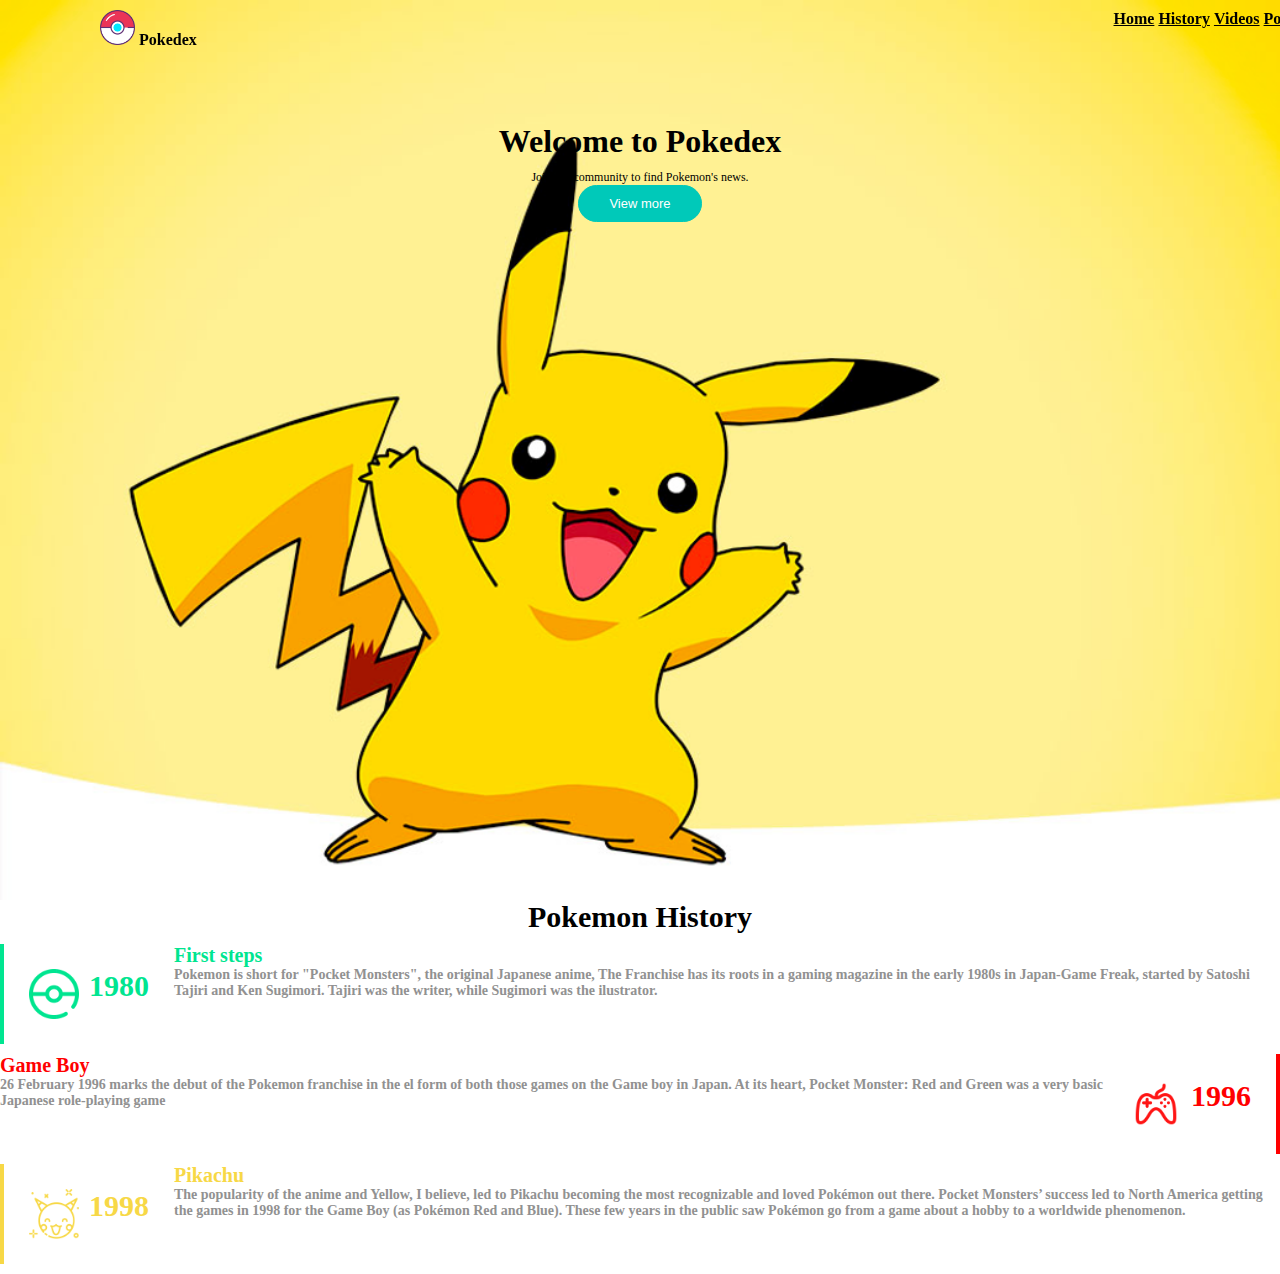
<file: index.html>
<!DOCTYPE html>
<html lang="en">
<head>
  <meta charset="UTF-8">
  <meta name="viewport" content="width=device-width, initial-scale=1.0">
  <title>Final Test</title>
  <link href="https://cdn.jsdelivr.net/npm/bootstrap@5.0.2/dist/css/bootstrap.min.css" rel="stylesheet" integrity="sha384-EVSTQN3/azprG1Anm3QDgpJLIm9Nao0Yz1ztcQTwFspd3yD65VohhpuuCOmLASjC" crossorigin="anonymous">
  <link rel="stylesheet" href="styles.css">
</head>
<body>
  <section class="home" id="home">
    <nav class="nav_desktop">
      <li><img src="assets/pokeball-icon2.png" alt="" width="35px" height="35px"> Pokedex</li>
      <div class="">
        <a href="#home" class="nav-link">Home</a>
        <a href="#history" class="nav-link">History</a>
        <a href="" class="nav-link">Videos</a>
        <a href="pokedex.html" class="nav-link">Pokedex</a>
        <a href="favs.html" class="nav-link">My favs</a>
      </div>
    </nav>
    <header class="header hidden">
      <nav class="navbar">
        <li><img src="assets/pokeball-icon2.png" alt="" width="35px" height="35px"> Pokedex</li>
        <label class="hamburguerMenu" for="hamburguer_menu">
          <svg xmlns="http://www.w3.org/2000/svg" width="35" class="li_icon" height="35" fill="currentColor" class="bi bi-justify" viewBox="0 0 16 16">
            <path fill-rule="evenodd" d="M2 12.5a.5.5 0 0 1 .5-.5h11a.5.5 0 0 1 0 1h-11a.5.5 0 0 1-.5-.5m0-3a.5.5 0 0 1 .5-.5h11a.5.5 0 0 1 0 1h-11a.5.5 0 0 1-.5-.5m0-3a.5.5 0 0 1 .5-.5h11a.5.5 0 0 1 0 1h-11a.5.5 0 0 1-.5-.5m0-3a.5.5 0 0 1 .5-.5h11a.5.5 0 0 1 0 1h-11a.5.5 0 0 1-.5-.5"/>
          </svg>
        </label>
        <input type="checkbox" class="hidden" id="hamburguer_menu">
        <ul class="ul_links">
          <li class="li_links">
            <a href="index.html" class="links">Home</a>
          </li>
          <li class="li_links">
            <a href="index.html#history" class="links">History</a>
          </li>
          <li class="li_links">
            <a href="" class="links">Videos</a>
          </li>
          <li class="li_links">
            <a href="pokedex.html" class="links">Pokedex</a>
          </li>
          <li class="li_links">
            <a href="#" class="links">My favs</a>
          </li>
        </ul>
      </nav>
    </header>
    <div class="row">
      <div class="col-6"></div>
      <div class="welcome col-6">
        <h1>Welcome to Pokedex</h1>
        <p>Join our community to find Pokemon's news.</p>
        <button>View more</button>
      </div>
    </div>
  </section>
  <section id="history" class="container history">
    <h2>Pokemon History</h2>
    <div class="firstSteps">
      <div class="imgDate">
        <img src="assets/pokebola.png" alt="" width="50px" height="50px">
        <p>1980</p>
      </div>
      <div class="titleDesc">
        <h3>First steps</h3>
        <p>Pokemon is short for "Pocket Monsters", the original Japanese anime, The Franchise has its roots in a gaming magazine in the early 1980s in Japan-Game Freak, started by Satoshi Tajiri
          and Ken Sugimori. Tajiri was the writer, while Sugimori was the ilustrator.</p>
      </div>
    </div>
    <div class="gameboy">
      <div class="titleDesc">
        <h3>Game Boy</h3>
        <p>26 February 1996 marks the debut of the Pokemon franchise in the el  form of both those games on the Game boy in Japan. At its heart, Pocket Monster: Red and Green was a very basic
          Japanese role-playing game</p>
      </div>
      <div class="imgDate">
        <img src="assets/joystick.png" alt="" width="50px" height="50px">
        <p>1996</p>
      </div>
    </div>
    <div class="pikachu">
      <div class="imgDate">
        <img src="assets/pikachu.png" alt="" width="50px" height="50px">
        <p>1998</p>
      </div>
      <div class="titleDesc">
        <h3>Pikachu</h3>
        <p>The popularity of the anime and Yellow, I believe, led to Pikachu becoming the most recognizable and loved Pokémon out there. Pocket Monsters’ success led to North America 
          getting the games in 1998 for the Game Boy (as Pokémon Red and Blue). These few years in the public saw Pokémon go from a game about a hobby to a worldwide phenomenon.</p>
      </div>
    </div>
  </section>
  <script src="header.js"></script>
</body>
</html>
</file>
<file: styles.css>
*{  
  margin:0px;
  padding: 0px;
}

:root {
  --altura_header: 60px;
  --padding_left_right: 2rem;
  --ancho_maximo: 1200px;
}

body {
  overflow-x: hidden;
  width: 100%;
}
.home {
  background-image: url(assets/pikachu_background.png);
  background-repeat: no-repeat;
  background-size: cover;
  height: 100vh;
}

.nav_desktop {
  --ease: all 300ms ease;
  display: flex;
  justify-content: space-between;
  padding: 10px 100px;
  font-weight: bold;
  position: sticky;
  top: 0;
  width: 100%;
  list-style: none;
  transition: var(--ease);
}

.nav-link {
  display: inline-block;
  align-content: center;
  color: black;
}

.welcome {
  text-align: center;
  padding-top: 5%;
}

.nav_desktop p {
  font-size: 20px;
}

.welcome h1 {
  font-weight: bold;
}

.welcome p {
  padding-top: 10px;
  font-size: 12px;
}

.welcome button { 
  color: white;
  border-radius: 50px;
  padding: 10px 30px;
  border: 1px solid #00c9b9;
  background-color: #00c9b9;
  font-size: 13px;
}

.history h2{
  text-align: center;
  font-weight: bold;
  font-size: 30px
}

.firstSteps {
  border-left: 4px solid #00e590;
  display: flex;
  margin: 10px 0px;
}

.imgDate {
  display: flex;
  padding: 25px;
  gap: 10px;
}

.imgDate p{
  color: #00e590;
  font-size: 30px;
  font-weight: bold;
}

.titleDesc h3 {
  color: #00e590;
  font-size: 20px;
  font-weight: bold;

}

.titleDesc p { 
  font-weight: bold;
  color: #919191;
  font-size: 14px;
}

.gameboy {
  border-right: 4px solid red;
  display: flex;
  margin: 10px 0px;
}

.imgDate {
  display: flex;
  padding: 25px;
  gap: 10px;
}

.gameboy .imgDate p{
  color: red;
}

.gameboy .titleDesc h3 {
  color: red;
}

.pikachu {
  border-left: 4px solid #f7d846;
  display: flex;
  margin: 10px 0px;
}

.pikachu .imgDate p{
  color: #f7d846;
}

.pikachu .titleDesc h3 {
  color: #f7d846;
}

.scroll {
  background-color: #fff;
  box-shadow: 2px 2px 2px 1px rgba(0, 0, 0, 0.2);
}

.pokedex h1 {
  text-align: center;
  font-weight: bold;
}

.favs h1 {
  text-align: center;
  font-weight: bold;
}

.search {
  display: flex;
  justify-content: center;
  margin-bottom: 60px;
  gap: 10px;
}

.search input {
  border-radius: 15px;
  width: 40%;
  padding: 0px 10px;
}

.search button {
  padding: 7px 40px;
  color: white;
  background-color: #00c9b9;
  border-radius: 30px;
  border: 1px solid #00c9b9
}

/* --------------------------- */

.cards {
  display: flex;
  justify-content: center;
  flex-flow: row wrap;
  align-content: center;
  margin: 0px 50px;

}
.cardContent {
  border: 1px solid rgba(201,195,201,0.5);
  border-radius: 20px;
  padding: 10px 30px;
  box-shadow: 10px 10px 7px -1px rgba(201,195,201,0.9);
  display: flex;
  flex-direction: column;
  align-items: center;
  flex: 0 0 auto;
  width: 20%;
  margin: 25px;
}

.cardContent img {
  border-radius: 100px;
  border: 1px solid #b9dadb;
  background-color: #b9dadb;
  margin-bottom: 20px;
  
}

.cardContent h3 {
  font-size: 17px;
  font-weight: bold;
}

.cardContent p {
  font-size: 13px;
  font-weight: bold;
  margin-bottom: 15px;

}

.addFavBtn {
  border-radius: 20px;
  border: 1px solid #00c9b9;
  background-color: #00c9b9;
  color: white;
  padding: 10px 35px;
  font-size: 12px;
  font-weight: bold;
}

.hidden {
  display: none;
}

.removeFavBtn {
  background-color: white;
  color: #00c9b9;
  border-radius: 20px;
  border: 2px solid #00c9b9;
  padding: 10px 35px;
  font-size: 12px;
  font-weight: bold;
}

@media (max-width: 1000px) {
  .home {
    background-color: #fff;
    background-image: none;
    height: 25vh;
    margin-bottom: 20px;
  }
  .welcome {
    width: 100%;
  }

  .nav_desktop { 
    display: none;
  }
  .li_icon {
    cursor: pointer;
  }
  .cardContent {
    width: 80%;
    margin: 10px;
    height: auto;
  }
  .search {
    display: flex;
    flex-direction: column;
    flex-wrap: wrap;
    align-content: center;
    margin-bottom: 30px;
  }
  .search input {
    width: 60%;
    height: 4vh;
    border-radius: 50px;
  }
  .search button {
    align-self: center;
    text-align: center;
  }
  .header { 
    height: var(--altura_header);
    display: block;
    padding: 30px 0px
  
  }
  a {
    text-decoration: none;
  }
  
  ol, ul, li {
    list-style: none;
  }
  
  .navbar {
    height: 100%;
    display: flex;
    justify-content: space-around;
    align-items: center;
    flex-wrap: wrap;
    padding: 0 var(--padding_left_right);
  }
  
  .ul_links {
    width: 100%;
    top: var(--altura_header);
    background-color: #fff;
    display: flex;
    left: 0;
    justify-content: center;
    flex-direction: column;
    align-items: center;
    height: 0;
    overflow: hidden;
    transition: all .3s;
    z-index: 99999;
  }
  
  .links {
    color: black;
    font-weight: bold;
  }
  
  #hamburguer_menu:checked + .ul_links {
    height: 25vh;
  }
  
  .title {
    margin-top: 80px;
    font-size: 50px;
    margin-bottom: 30px;
  }
  
  .navbar li {
    font-weight: bold;
    font-size: 20px;
  }
}
</file>
